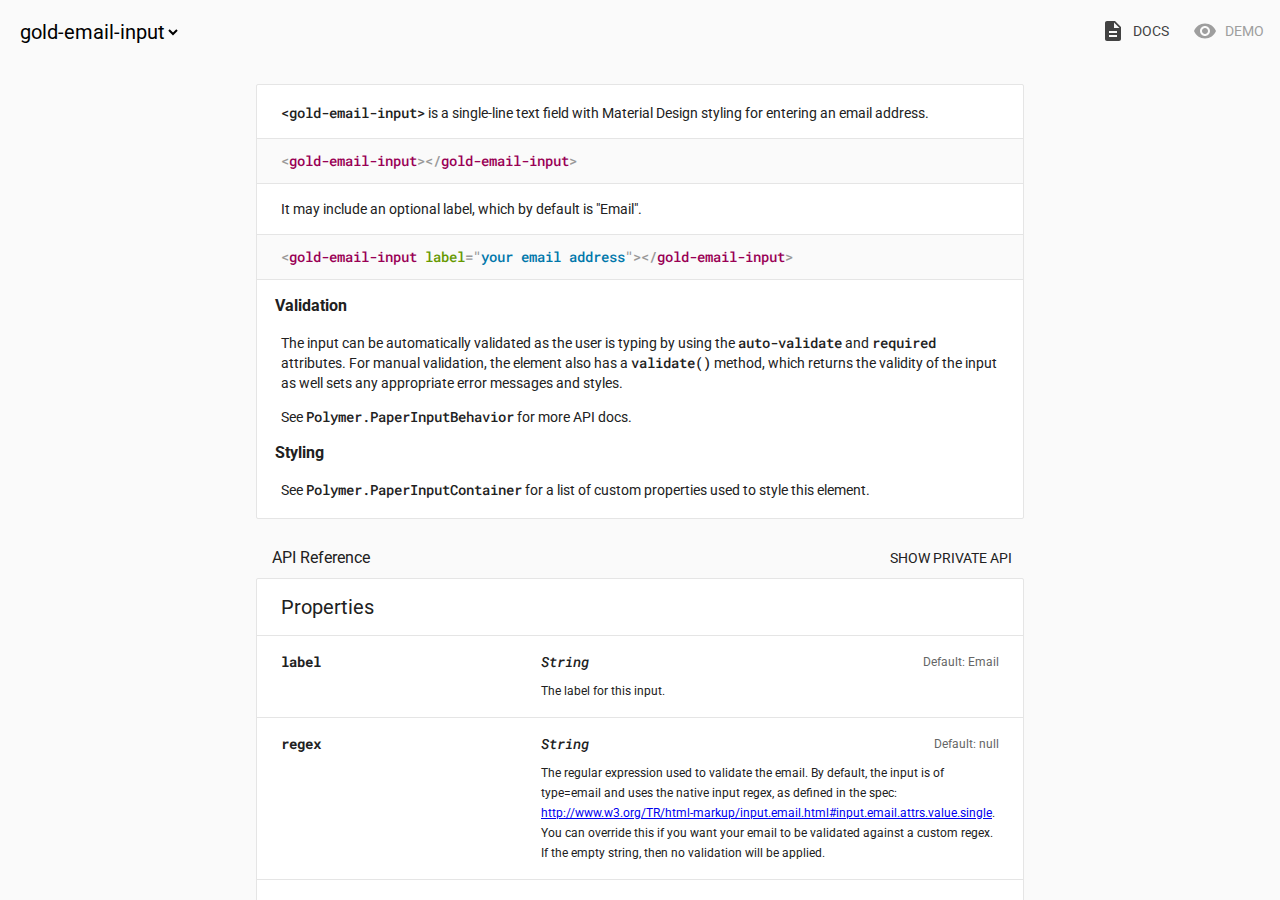
<file: components/gold-email-input/index.html>
<!doctype html>
<!--
@license
Copyright (c) 2015 The Polymer Project Authors. All rights reserved.
This code may only be used under the BSD style license found at http://polymer.github.io/LICENSE.txt
The complete set of authors may be found at http://polymer.github.io/AUTHORS.txt
The complete set of contributors may be found at http://polymer.github.io/CONTRIBUTORS.txt
Code distributed by Google as part of the polymer project is also
subject to an additional IP rights grant found at http://polymer.github.io/PATENTS.txt
-->
<html>
<head>

  <meta charset="utf-8">
  <meta name="viewport" content="width=device-width, initial-scale=1.0">

  <title>gold-email-input</title>

  <script src="../webcomponentsjs/webcomponents-lite.js"></script>
  <link rel="import" href="../iron-component-page/iron-component-page.html">

</head>
<body>

  <iron-component-page></iron-component-page>

</body>
</html>
</file>
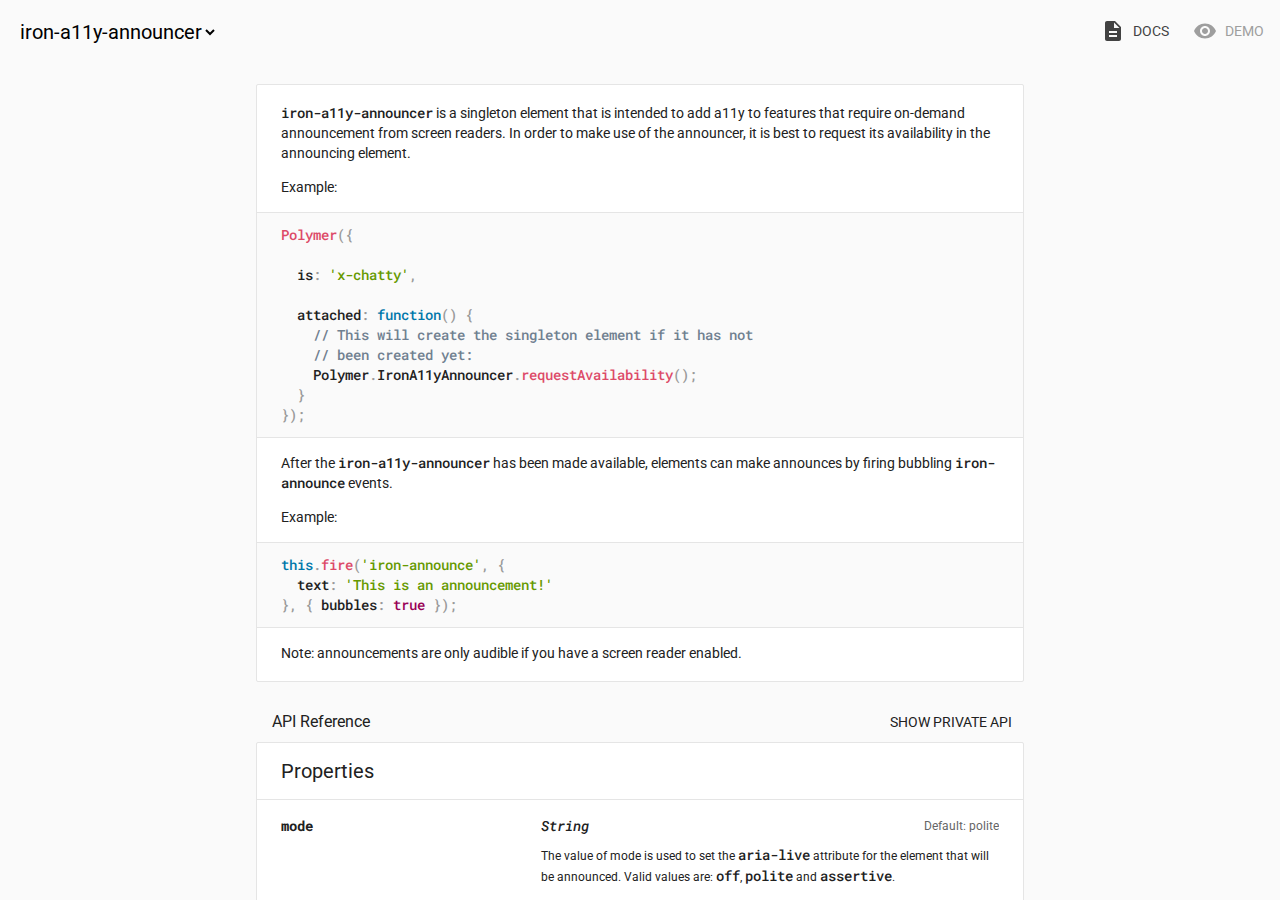
<file: components/iron-a11y-announcer/index.html>
<!doctype html>
<!--
@license
Copyright (c) 2015 The Polymer Project Authors. All rights reserved.
This code may only be used under the BSD style license found at http://polymer.github.io/LICENSE.txt
The complete set of authors may be found at http://polymer.github.io/AUTHORS.txt
The complete set of contributors may be found at http://polymer.github.io/CONTRIBUTORS.txt
Code distributed by Google as part of the polymer project is also
subject to an additional IP rights grant found at http://polymer.github.io/PATENTS.txt
-->

<html>
<head>

  <title>iron-a11y-announcer</title>
  <meta charset="utf-8">
  <meta name="viewport" content="width=device-width, initial-scale=1.0">

  <script src="../webcomponentsjs/webcomponents-lite.js"></script>
  <link rel="import" href="../iron-component-page/iron-component-page.html">

</head>
<body>

  <iron-component-page></iron-component-page>

</body>
</html>
</file>
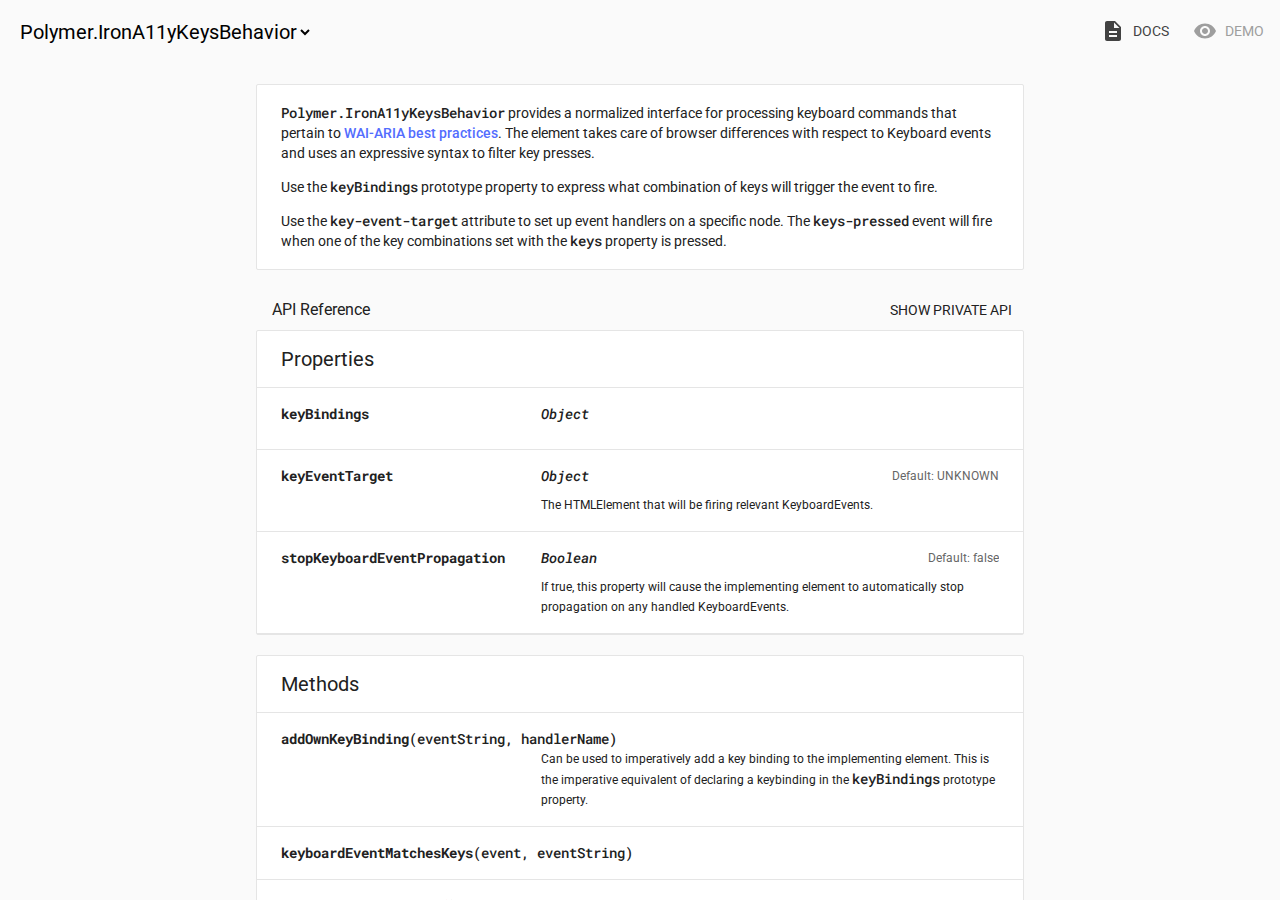
<file: components/iron-a11y-keys-behavior/index.html>
<!doctype html>
<!--
@license
Copyright (c) 2015 The Polymer Project Authors. All rights reserved.
This code may only be used under the BSD style license found at http://polymer.github.io/LICENSE
The complete set of authors may be found at http://polymer.github.io/AUTHORS
The complete set of contributors may be found at http://polymer.github.io/CONTRIBUTORS
Code distributed by Google as part of the polymer project is also
subject to an additional IP rights grant found at http://polymer.github.io/PATENTS
-->
<html>
<head>

  <title>iron-a11y-keys-behavior</title>
  <script src="../webcomponentsjs/webcomponents-lite.js"></script>
  <link rel="import" href="../iron-component-page/iron-component-page.html">

</head>
<body>

  <iron-component-page></iron-component-page>

</body>
</html>
</file>
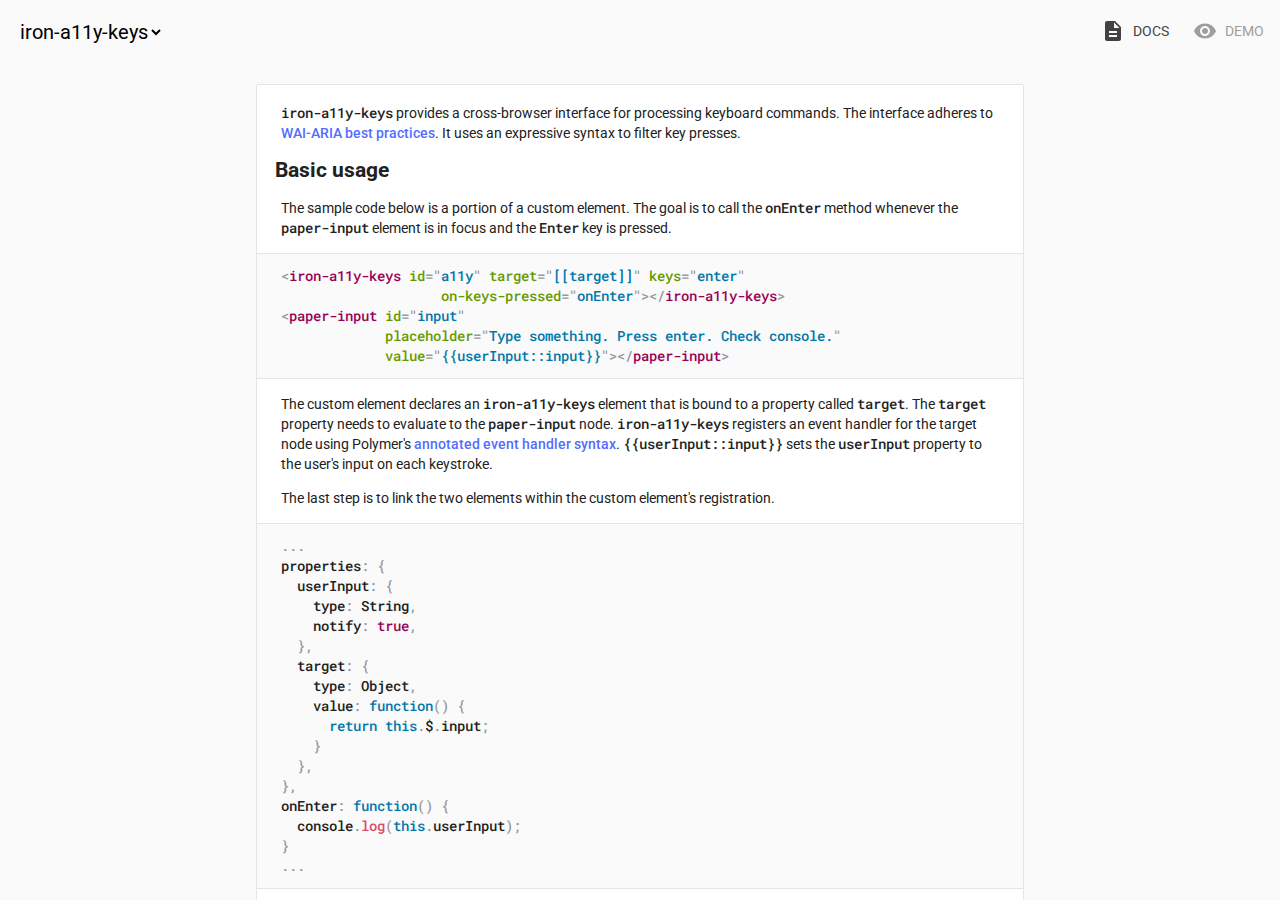
<file: components/iron-a11y-keys/index.html>
<!doctype html>
<!--
@license
Copyright (c) 2015 The Polymer Project Authors. All rights reserved.
This code may only be used under the BSD style license found at http://polymer.github.io/LICENSE
The complete set of authors may be found at http://polymer.github.io/AUTHORS
The complete set of contributors may be found at http://polymer.github.io/CONTRIBUTORS
Code distributed by Google as part of the polymer project is also
subject to an additional IP rights grant found at http://polymer.github.io/PATENTS
-->
<html>
<head>

  <title>iron-a11y-keys</title>
  <script src="../webcomponentsjs/webcomponents-lite.js"></script>
  <link rel="import" href="../iron-component-page/iron-component-page.html">

</head>
<body>

  <iron-component-page></iron-component-page>

</body>
</html>
</file>
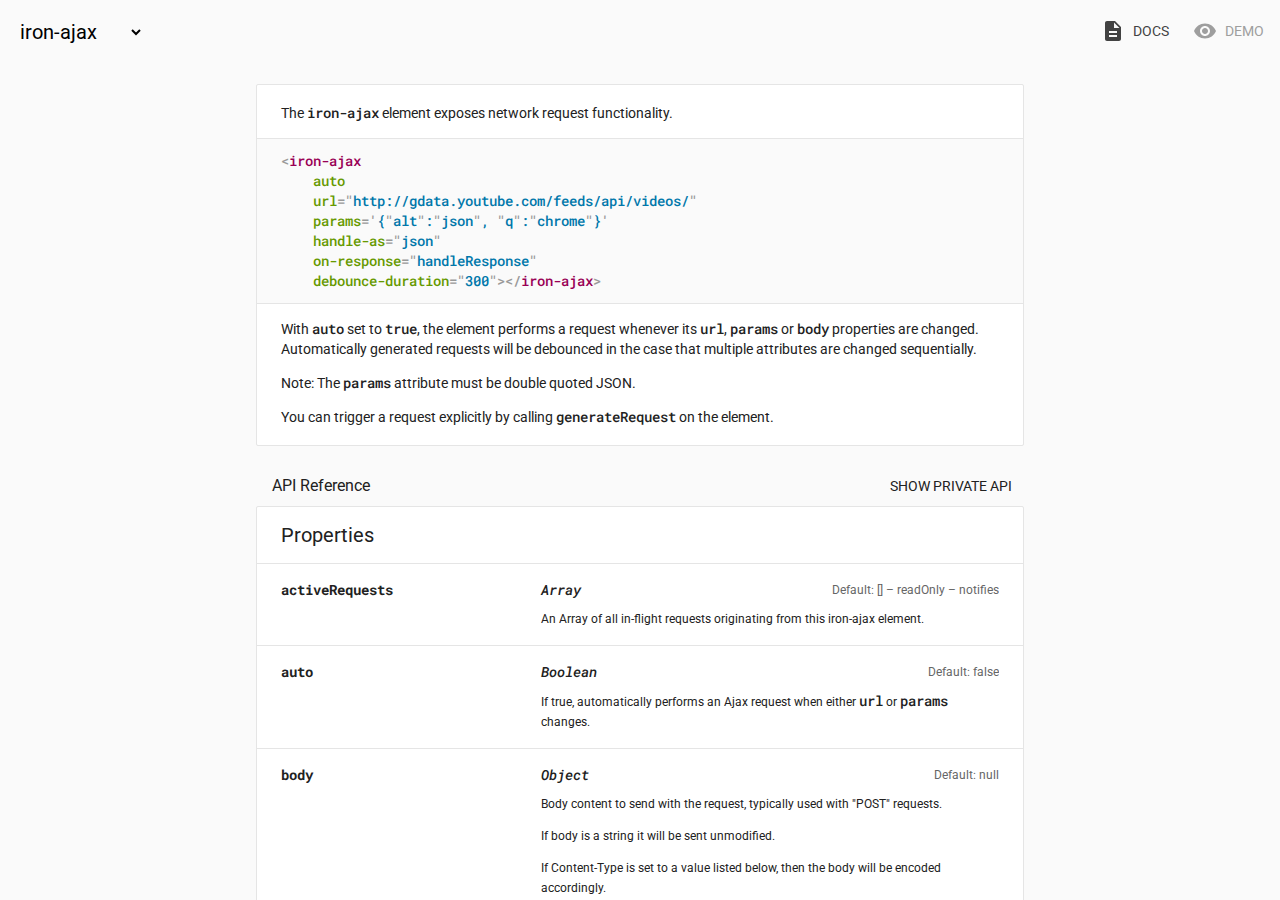
<file: components/iron-ajax/index.html>
<!doctype html>
<!--
Copyright (c) 2015 The Polymer Project Authors. All rights reserved.
This code may only be used under the BSD style license found at http://polymer.github.io/LICENSE
The complete set of authors may be found at http://polymer.github.io/AUTHORS
The complete set of contributors may be found at http://polymer.github.io/CONTRIBUTORS
Code distributed by Google as part of the polymer project is also
subject to an additional IP rights grant found at http://polymer.github.io/PATENTS
-->
<html>
<head>

  <title>iron-ajax</title>
  <meta charset="utf-8">
  <meta name="viewport" content="width=device-width, initial-scale=1.0">

  <script src="../webcomponentsjs/webcomponents-lite.js"></script>
  <link rel="import" href="../iron-component-page/iron-component-page.html">

</head>
<body>

  <iron-component-page></iron-component-page>

</body>
</html>
</file>
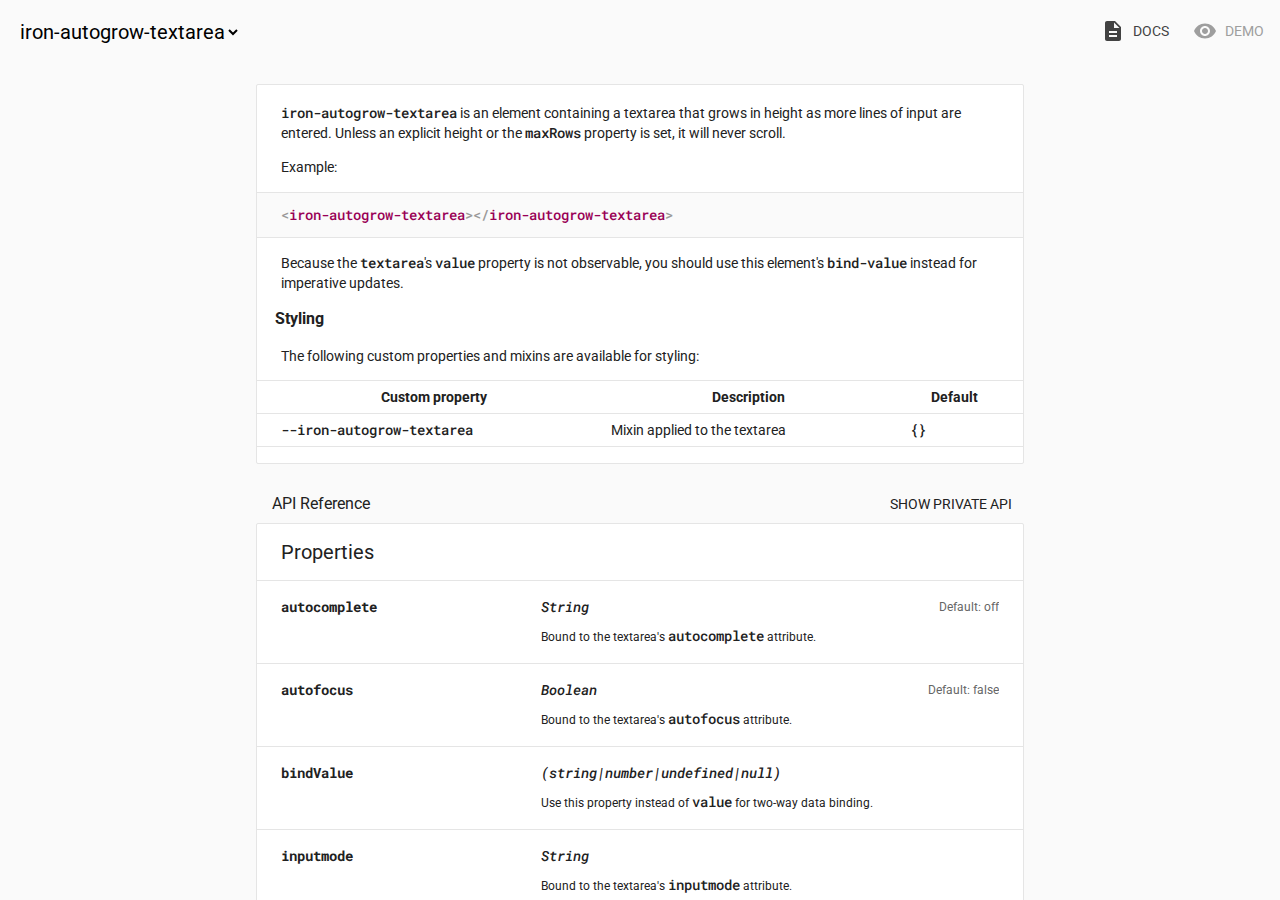
<file: components/iron-autogrow-textarea/index.html>
<!doctype html>
<!--
@license
Copyright (c) 2015 The Polymer Project Authors. All rights reserved.
This code may only be used under the BSD style license found at http://polymer.github.io/LICENSE.txt
The complete set of authors may be found at http://polymer.github.io/AUTHORS.txt
The complete set of contributors may be found at http://polymer.github.io/CONTRIBUTORS.txt
Code distributed by Google as part of the polymer project is also
subject to an additional IP rights grant found at http://polymer.github.io/PATENTS.txt
-->
<html>
  <head>

    <meta charset="utf-8">
    <meta name="viewport" content="width=device-width, minimum-scale=1.0, initial-scale=1.0, user-scalable=yes">

    <title>iron-autogrow-textarea</title>

    <script src="../webcomponentsjs/webcomponents-lite.js"></script>

    <link rel="import" href="../polymer/polymer.html">
    <link rel="import" href="../iron-component-page/iron-component-page.html">

  </head>
  <body>

    <iron-component-page></iron-component-page>

  </body>
</html>
</file>
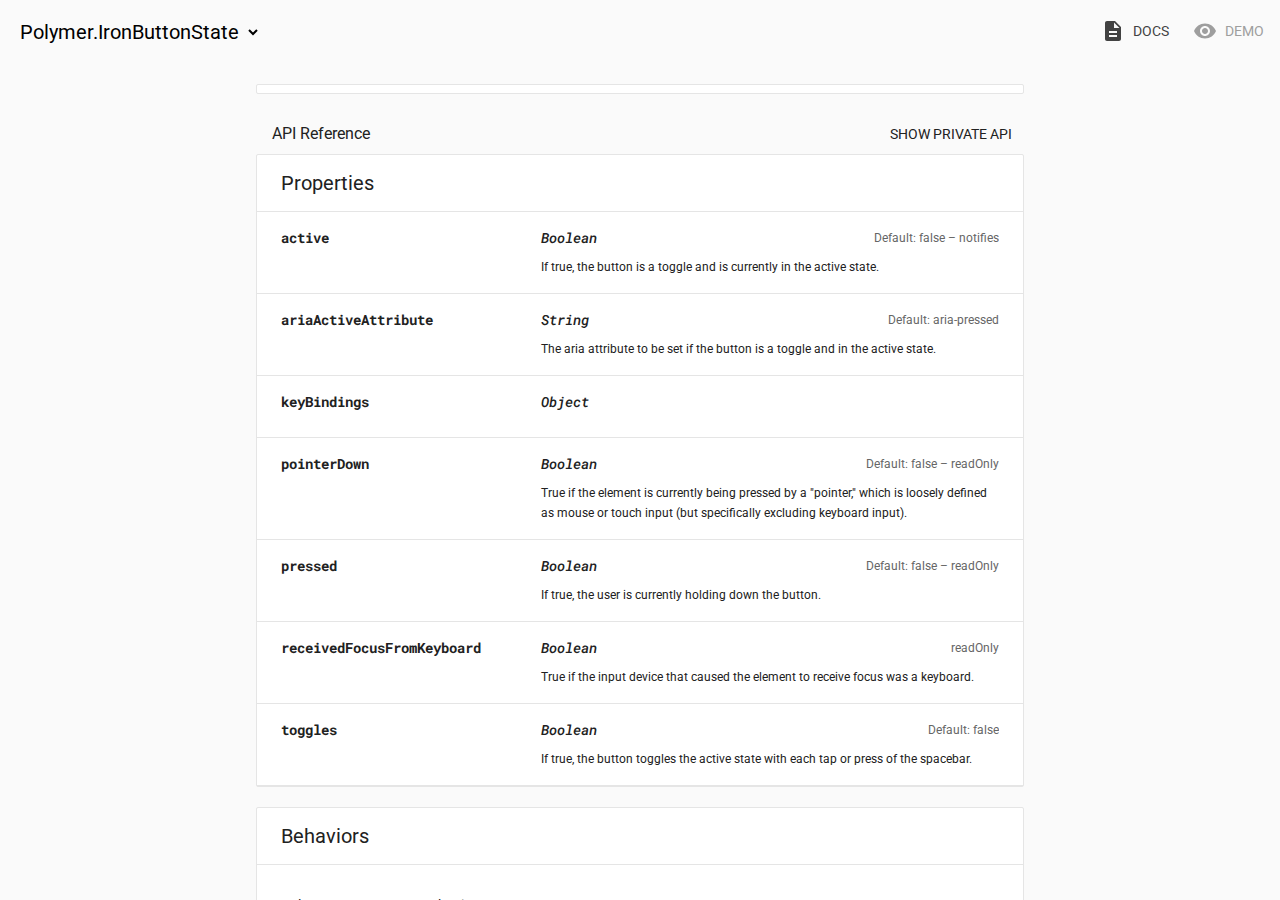
<file: components/iron-behaviors/index.html>
<!doctype html>
<!--
@license
Copyright (c) 2015 The Polymer Project Authors. All rights reserved.
This code may only be used under the BSD style license found at http://polymer.github.io/LICENSE.txt
The complete set of authors may be found at http://polymer.github.io/AUTHORS.txt
The complete set of contributors may be found at http://polymer.github.io/CONTRIBUTORS.txt
Code distributed by Google as part of the polymer project is also
subject to an additional IP rights grant found at http://polymer.github.io/PATENTS.txt
-->
<html>
<head>

  <title>Iron Behaviors</title>
  <meta charset="utf-8">
  <meta name="viewport" content="width=device-width, initial-scale=1.0">

  <script src="../webcomponentsjs/webcomponents-lite.js"></script>
  <link rel="import" href="../iron-component-page/iron-component-page.html">

</head>
<body>

  <iron-component-page src="iron-button-state.html"></iron-component-page>

</body>
</html>
</file>
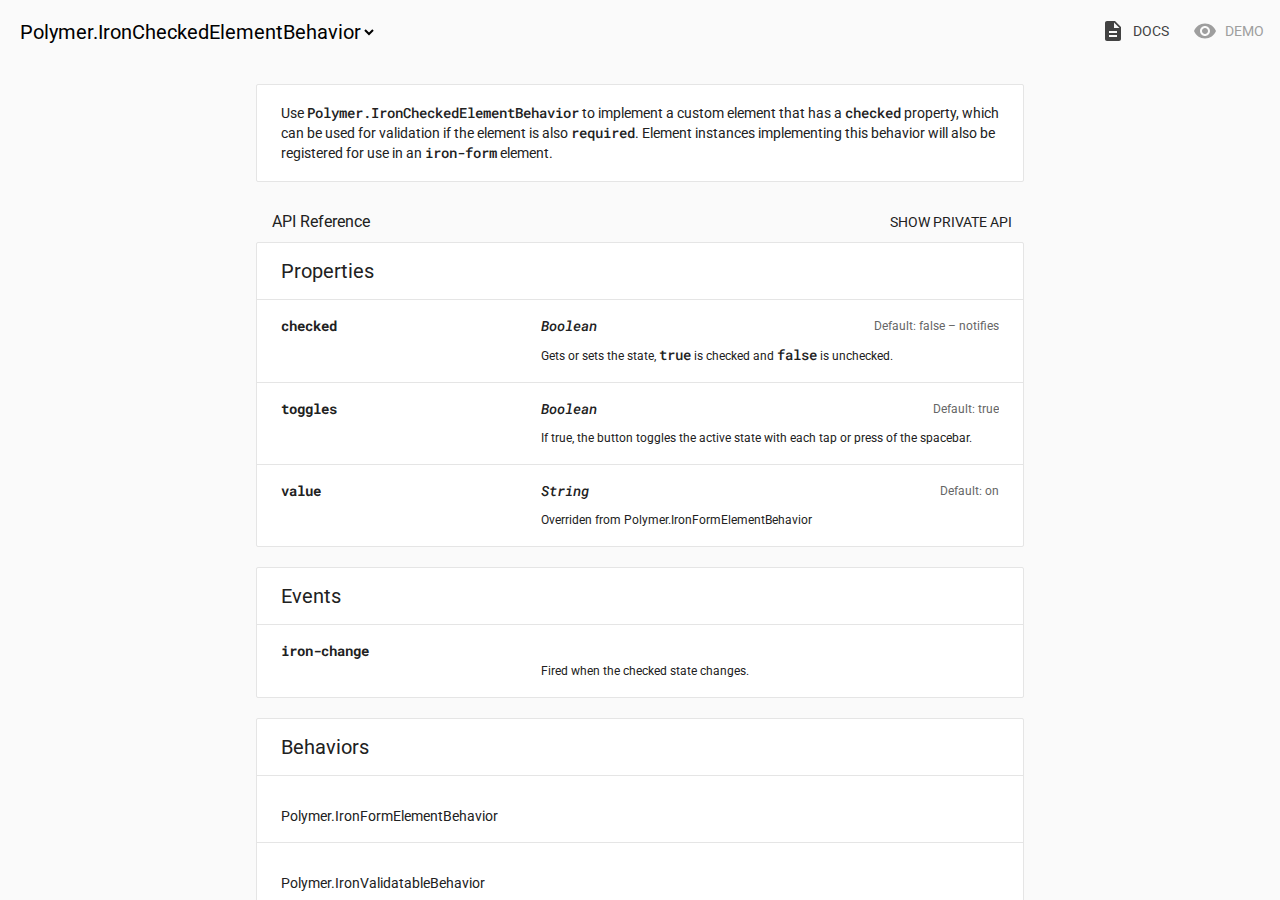
<file: components/iron-checked-element-behavior/index.html>
<!doctype html>
<!--
@license
Copyright (c) 2015 The Polymer Project Authors. All rights reserved.
This code may only be used under the BSD style license found at http://polymer.github.io/LICENSE.txt
The complete set of authors may be found at http://polymer.github.io/AUTHORS.txt
The complete set of contributors may be found at http://polymer.github.io/CONTRIBUTORS.txt
Code distributed by Google as part of the polymer project is also
subject to an additional IP rights grant found at http://polymer.github.io/PATENTS.txt
-->
<html>
<head>

  <meta charset="utf-8">
  <meta name="viewport" content="width=device-width, minimum-scale=1.0, initial-scale=1.0, user-scalable=yes">

  <title>iron-checked-element-behavior</title>

  <script src="../webcomponentsjs/webcomponents-lite.js"></script>

  <link rel="import" href="../polymer/polymer.html">
  <link rel="import" href="../iron-component-page/iron-component-page.html">

</head>
<body>

  <iron-component-page></iron-component-page>

</body>
</html>
</file>
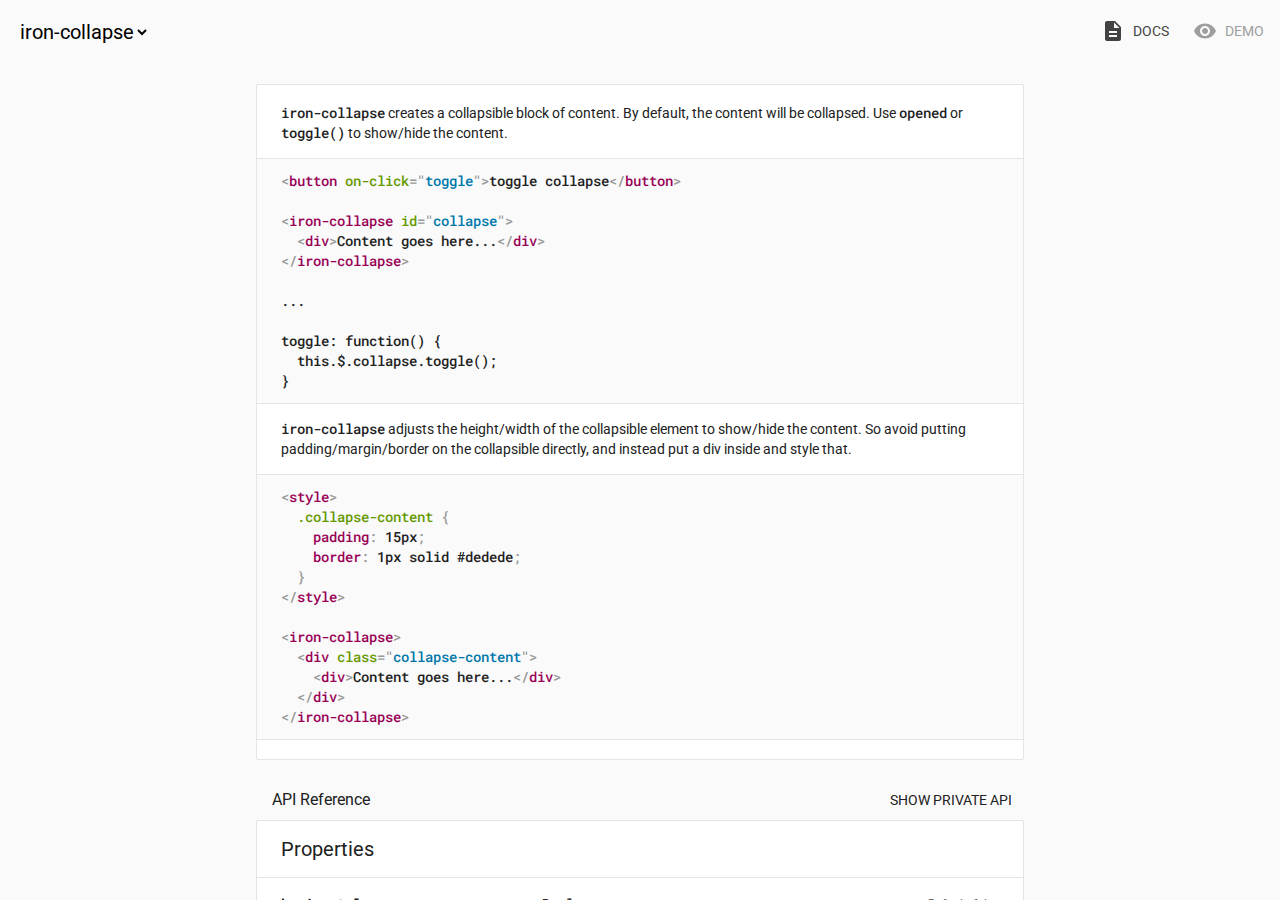
<file: components/iron-collapse/index.html>
<!doctype html>
<!--
@license
Copyright (c) 2015 The Polymer Project Authors. All rights reserved.
This code may only be used under the BSD style license found at http://polymer.github.io/LICENSE.txt
The complete set of authors may be found at http://polymer.github.io/AUTHORS.txt
The complete set of contributors may be found at http://polymer.github.io/CONTRIBUTORS.txt
Code distributed by Google as part of the polymer project is also
subject to an additional IP rights grant found at http://polymer.github.io/PATENTS.txt
-->

<html>
  <head>

    <meta charset="utf-8">
    <meta name="viewport" content="width=device-width, minimum-scale=1.0, initial-scale=1.0, user-scalable=yes">

    <title>iron-collapse</title>

    <script src="../webcomponentsjs/webcomponents-lite.js"></script>

    <link rel="import" href="../polymer/polymer.html">
    <link rel="import" href="../iron-component-page/iron-component-page.html">

  </head>
  <body>

    <iron-component-page></iron-component-page>

  </body>
</html>
</file>
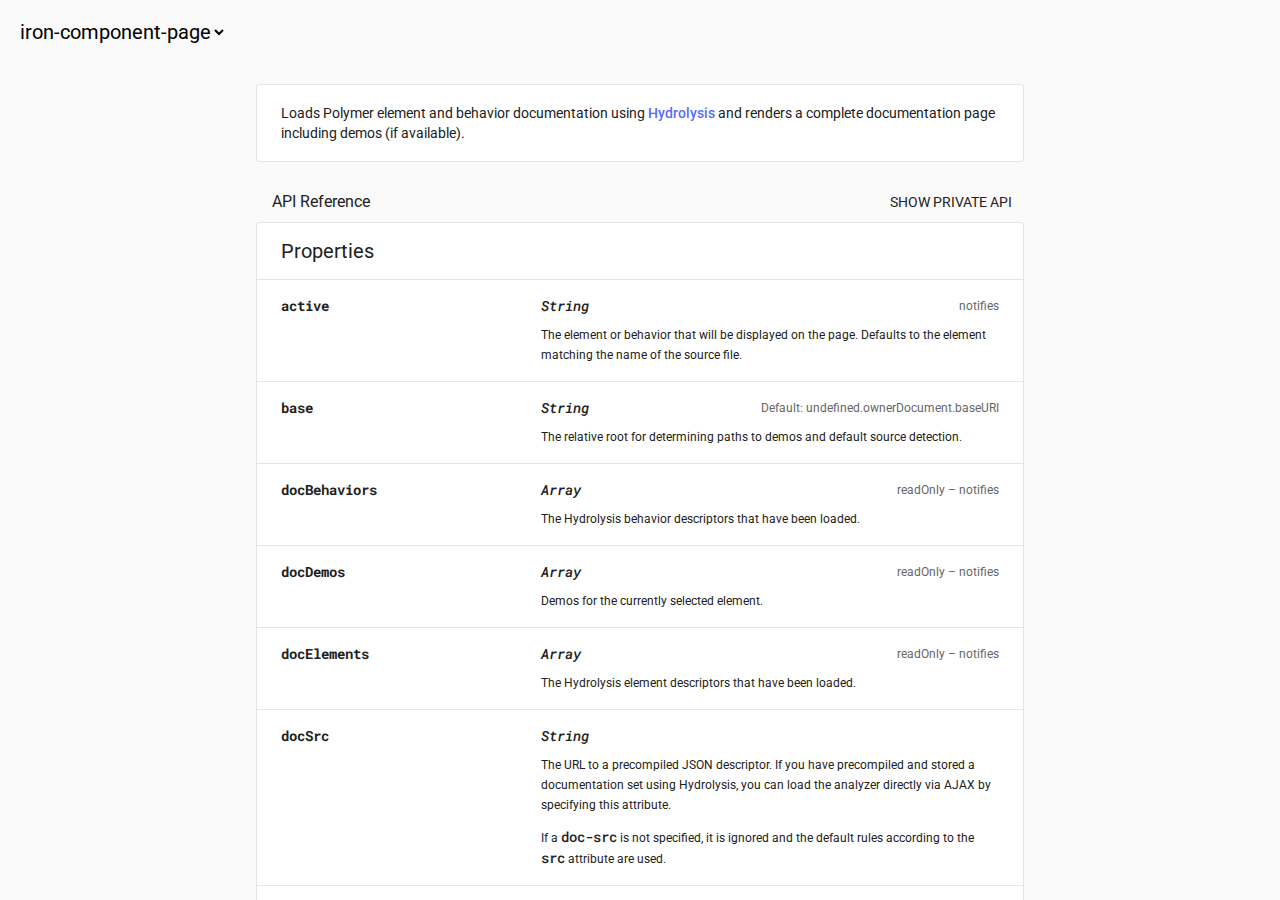
<file: components/iron-component-page/index.html>
<!doctype html>
<!--
@license
Copyright (c) 2015 The Polymer Project Authors. All rights reserved.
This code may only be used under the BSD style license found at http://polymer.github.io/LICENSE
The complete set of authors may be found at http://polymer.github.io/AUTHORS
The complete set of contributors may be found at http://polymer.github.io/CONTRIBUTORS
Code distributed by Google as part of the polymer project is also
subject to an additional IP rights grant found at http://polymer.github.io/PATENTS
-->
<html>
<head>

  <meta charset="utf-8">
  <meta name="viewport" content="width=device-width, initial-scale=1.0">

  <script src="../webcomponentsjs/webcomponents-lite.js"></script>
  <link rel="import" href="../iron-component-page/iron-component-page.html">
</head>
<body>

  <iron-component-page></iron-component-page>

</body>
</html>
</file>
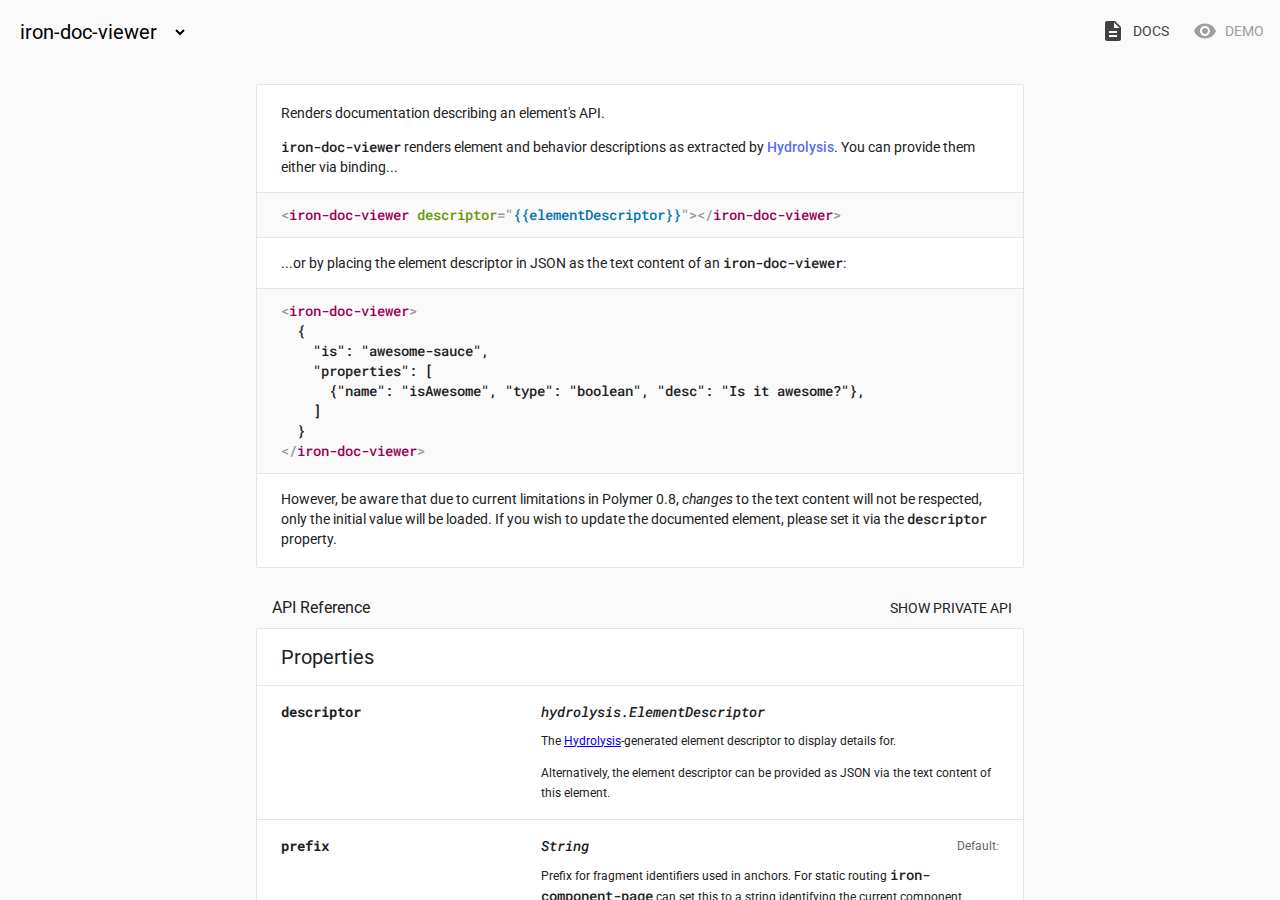
<file: components/iron-doc-viewer/index.html>
<!doctype html>
<!--
Copyright (c) 2014 The Polymer Project Authors. All rights reserved.
This code may only be used under the BSD style license found at http://polymer.github.io/LICENSE
The complete set of authors may be found at http://polymer.github.io/AUTHORS
The complete set of contributors may be found at http://polymer.github.io/CONTRIBUTORS
Code distributed by Google as part of the polymer project is also
subject to an additional IP rights grant found at http://polymer.github.io/PATENTS
-->
<html>
<head>

  <meta charset="utf-8">
  <meta name="viewport" content="width=device-width, initial-scale=1.0">

  <script src="../webcomponentsjs/webcomponents-lite.js"></script>
  <link rel="import" href="../iron-component-page/iron-component-page.html">

</head>
<body>

  <iron-component-page></iron-component-page>

</body>
</html>
</file>
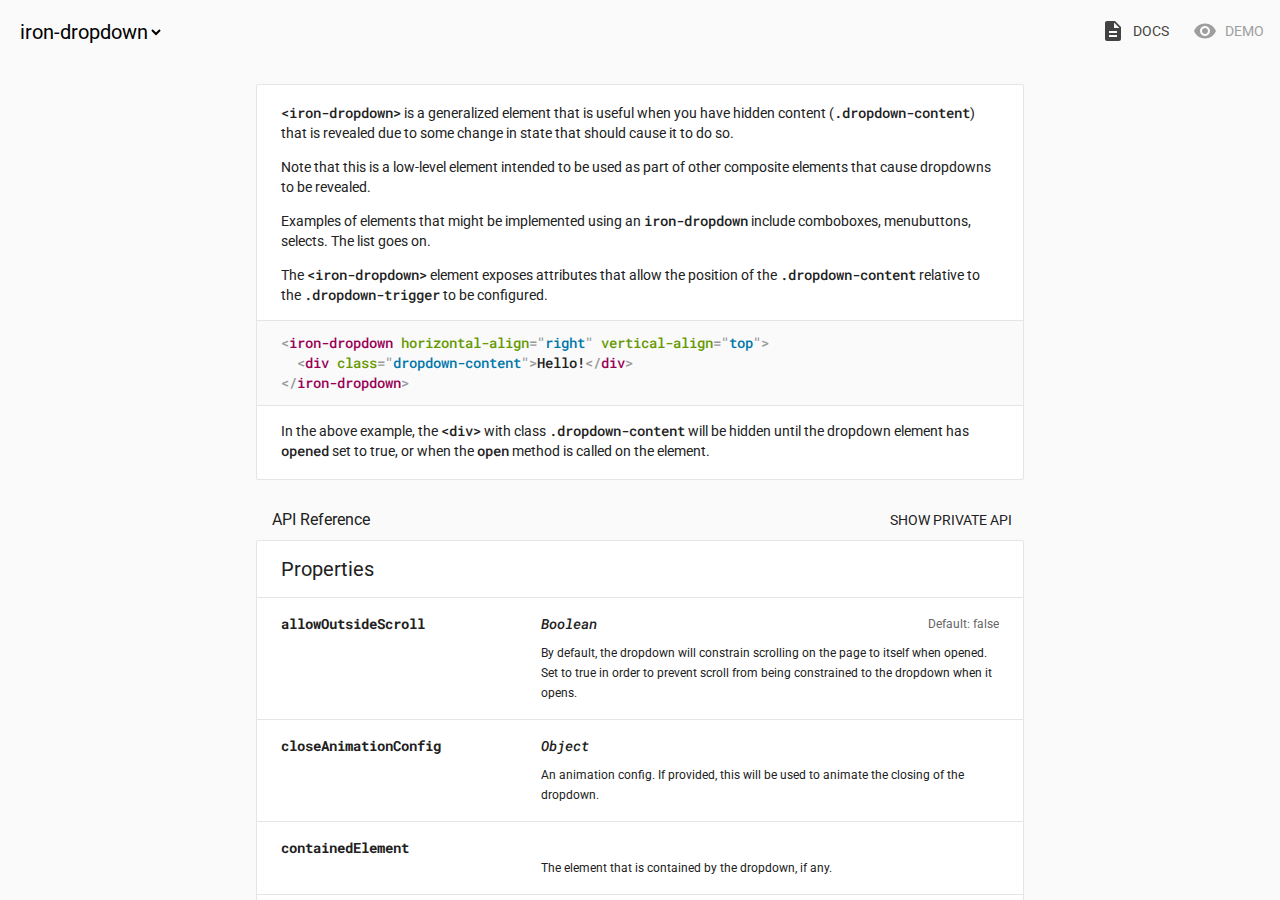
<file: components/iron-dropdown/index.html>
<!doctype html>
<!--
@license
Copyright (c) 2015 The Polymer Project Authors. All rights reserved.
This code may only be used under the BSD style license found at http://polymer.github.io/LICENSE
The complete set of authors may be found at http://polymer.github.io/AUTHORS
The complete set of contributors may be found at http://polymer.github.io/CONTRIBUTORS
Code distributed by Google as part of the polymer project is also
subject to an additional IP rights grant found at http://polymer.github.io/PATENTS
-->
<html>
<head>

  <title>iron-dropdown</title>
  <script src="../webcomponentsjs/webcomponents-lite.js"></script>
  <link rel="import" href="../iron-component-page/iron-component-page.html">

</head>
<body>

  <iron-component-page></iron-component-page>

</body>
</html>
</file>
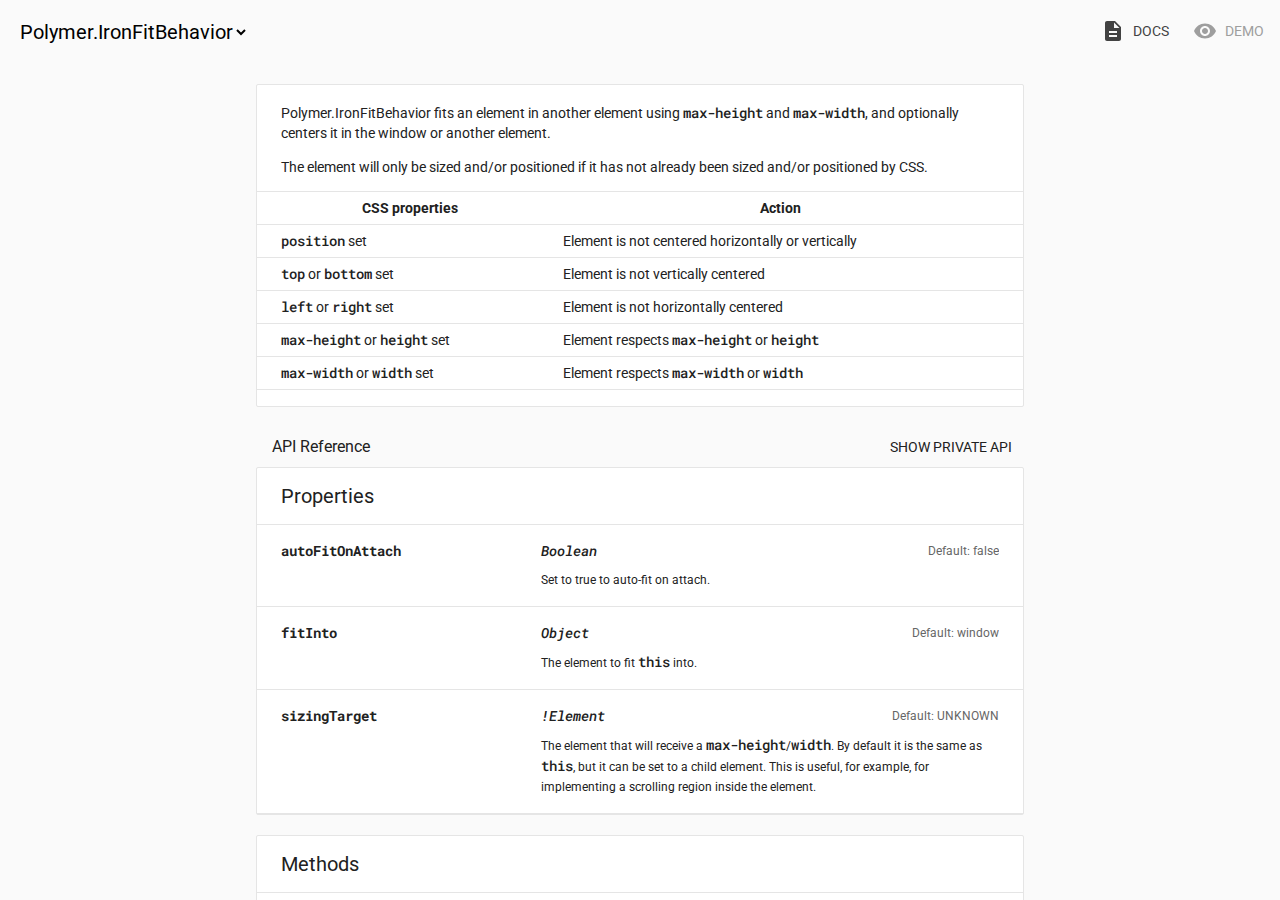
<file: components/iron-fit-behavior/index.html>
<!doctype html>
<!--
@license
Copyright (c) 2015 The Polymer Project Authors. All rights reserved.
This code may only be used under the BSD style license found at http://polymer.github.io/LICENSE.txt
The complete set of authors may be found at http://polymer.github.io/AUTHORS.txt
The complete set of contributors may be found at http://polymer.github.io/CONTRIBUTORS.txt
Code distributed by Google as part of the polymer project is also
subject to an additional IP rights grant found at http://polymer.github.io/PATENTS.txt
-->
<html>
<head>

  <meta charset="utf-8">
  <meta name="viewport" content="width=device-width, minimum-scale=1.0, initial-scale=1.0, user-scalable=yes">

  <title>iron-fit-behavior</title>

  <script src="../webcomponentsjs/webcomponents-lite.js"></script>

  <link rel="import" href="../polymer/polymer.html">
  <link rel="import" href="../iron-component-page/iron-component-page.html">

</head>
<body>

  <iron-component-page></iron-component-page>

</body>
</html>
</file>
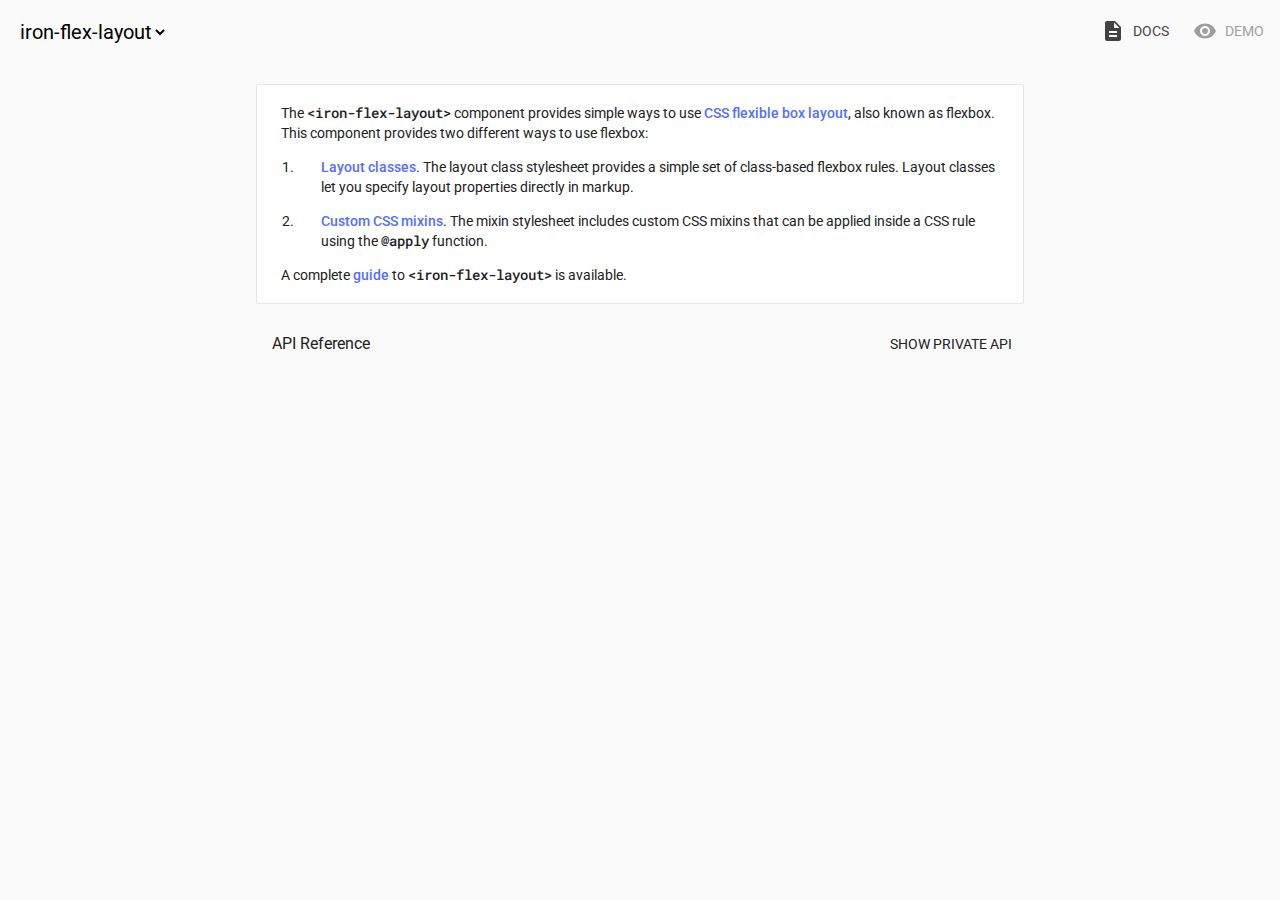
<file: components/iron-flex-layout/index.html>
<!doctype html>
<!--
@license
Copyright (c) 2015 The Polymer Project Authors. All rights reserved.
This code may only be used under the BSD style license found at http://polymer.github.io/LICENSE.txt
The complete set of authors may be found at http://polymer.github.io/AUTHORS.txt
The complete set of contributors may be found at http://polymer.github.io/CONTRIBUTORS.txt
Code distributed by Google as part of the polymer project is also
subject to an additional IP rights grant found at http://polymer.github.io/PATENTS.txt
-->
<html>
<head>

  <title>iron-flex-layout</title>
  <script src="../webcomponentsjs/webcomponents-lite.js"></script>
  <link rel="import" href="../iron-component-page/iron-component-page.html">

</head>
<body>

  <iron-component-page></iron-component-page>

</body>
</html>
</file>
